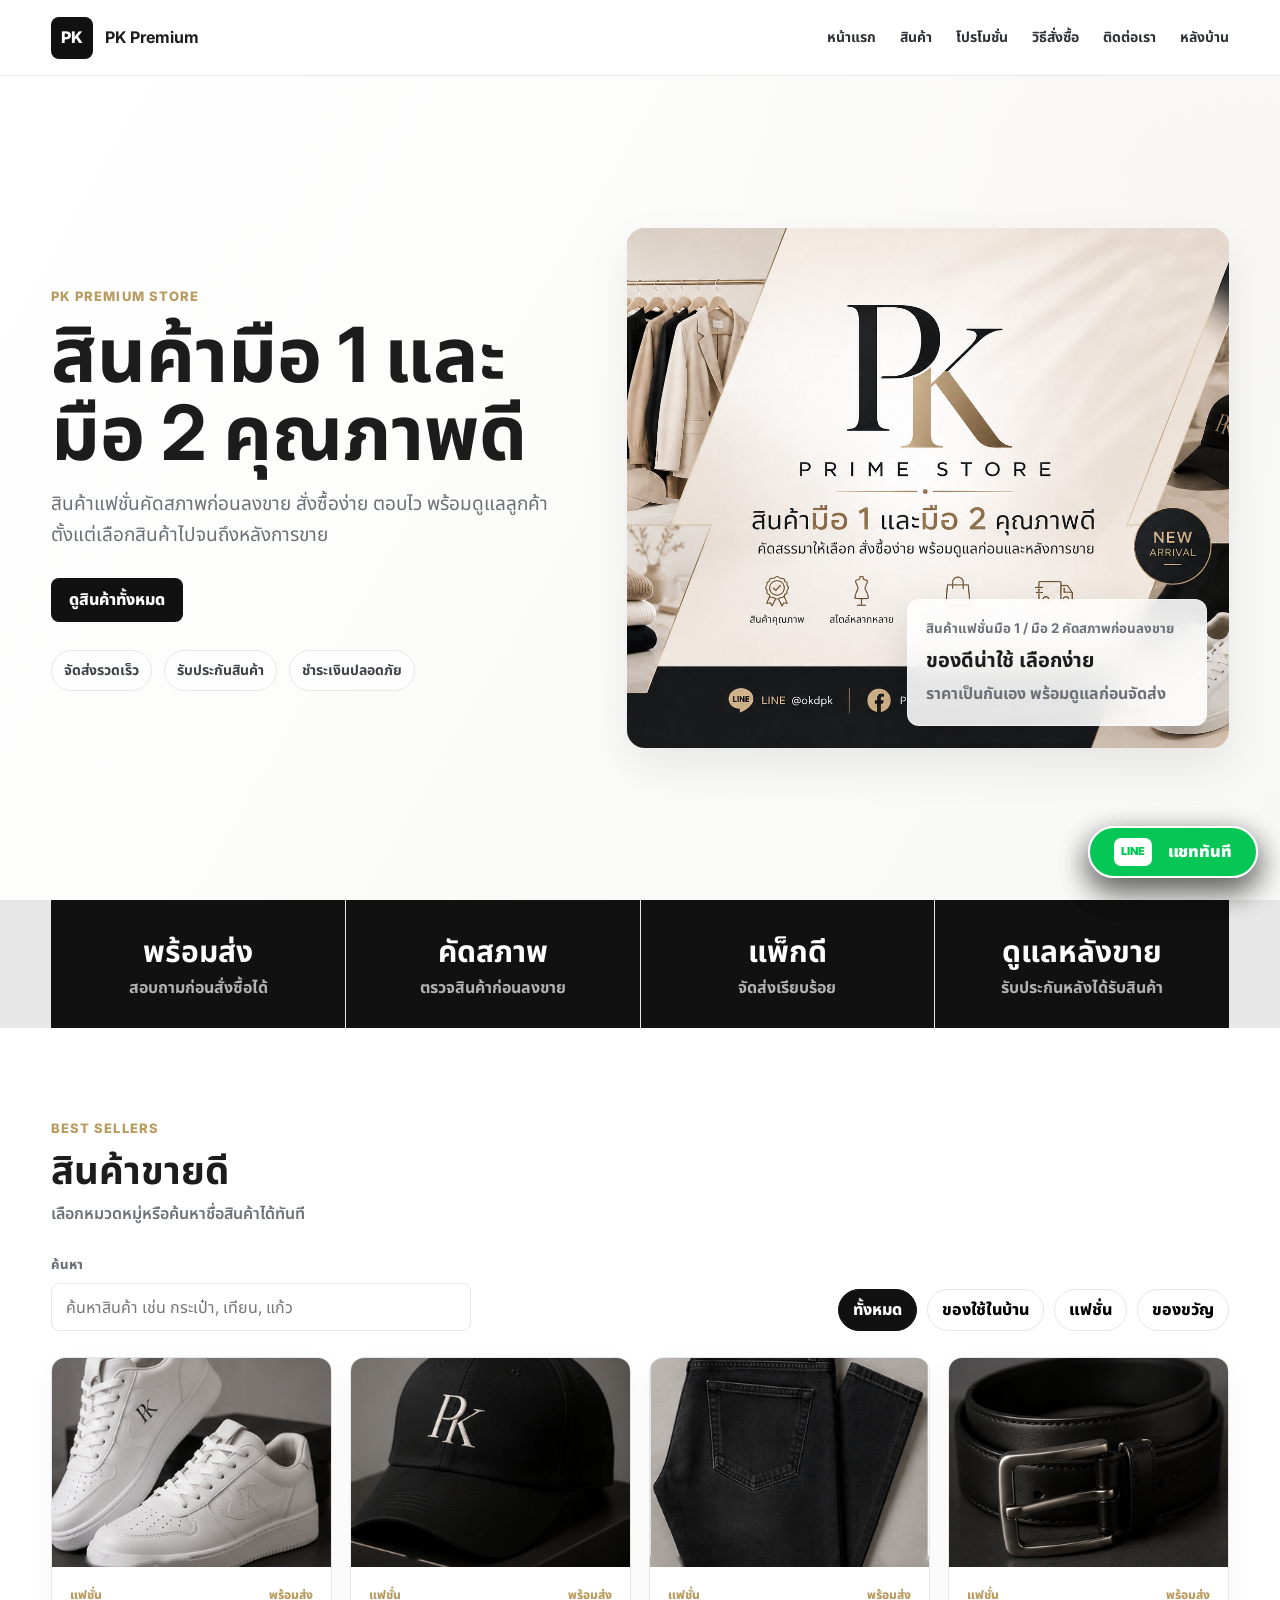
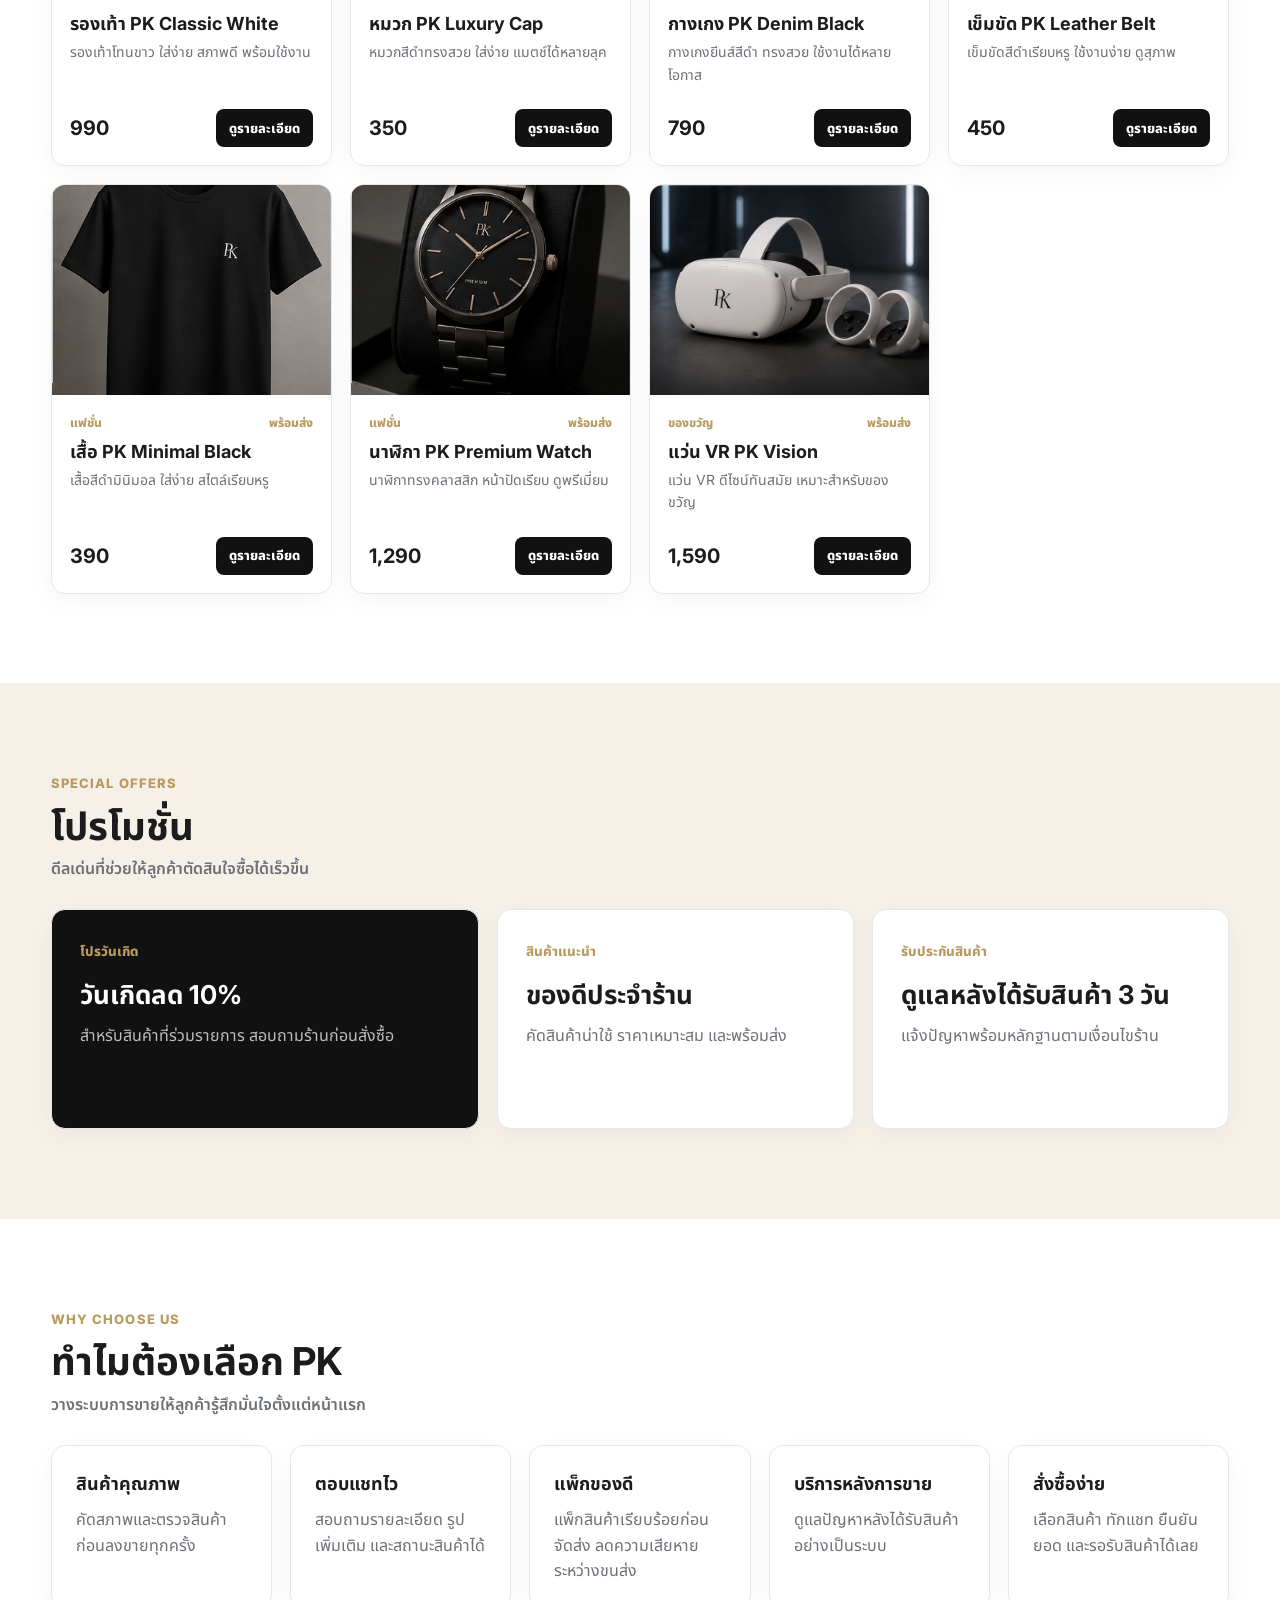
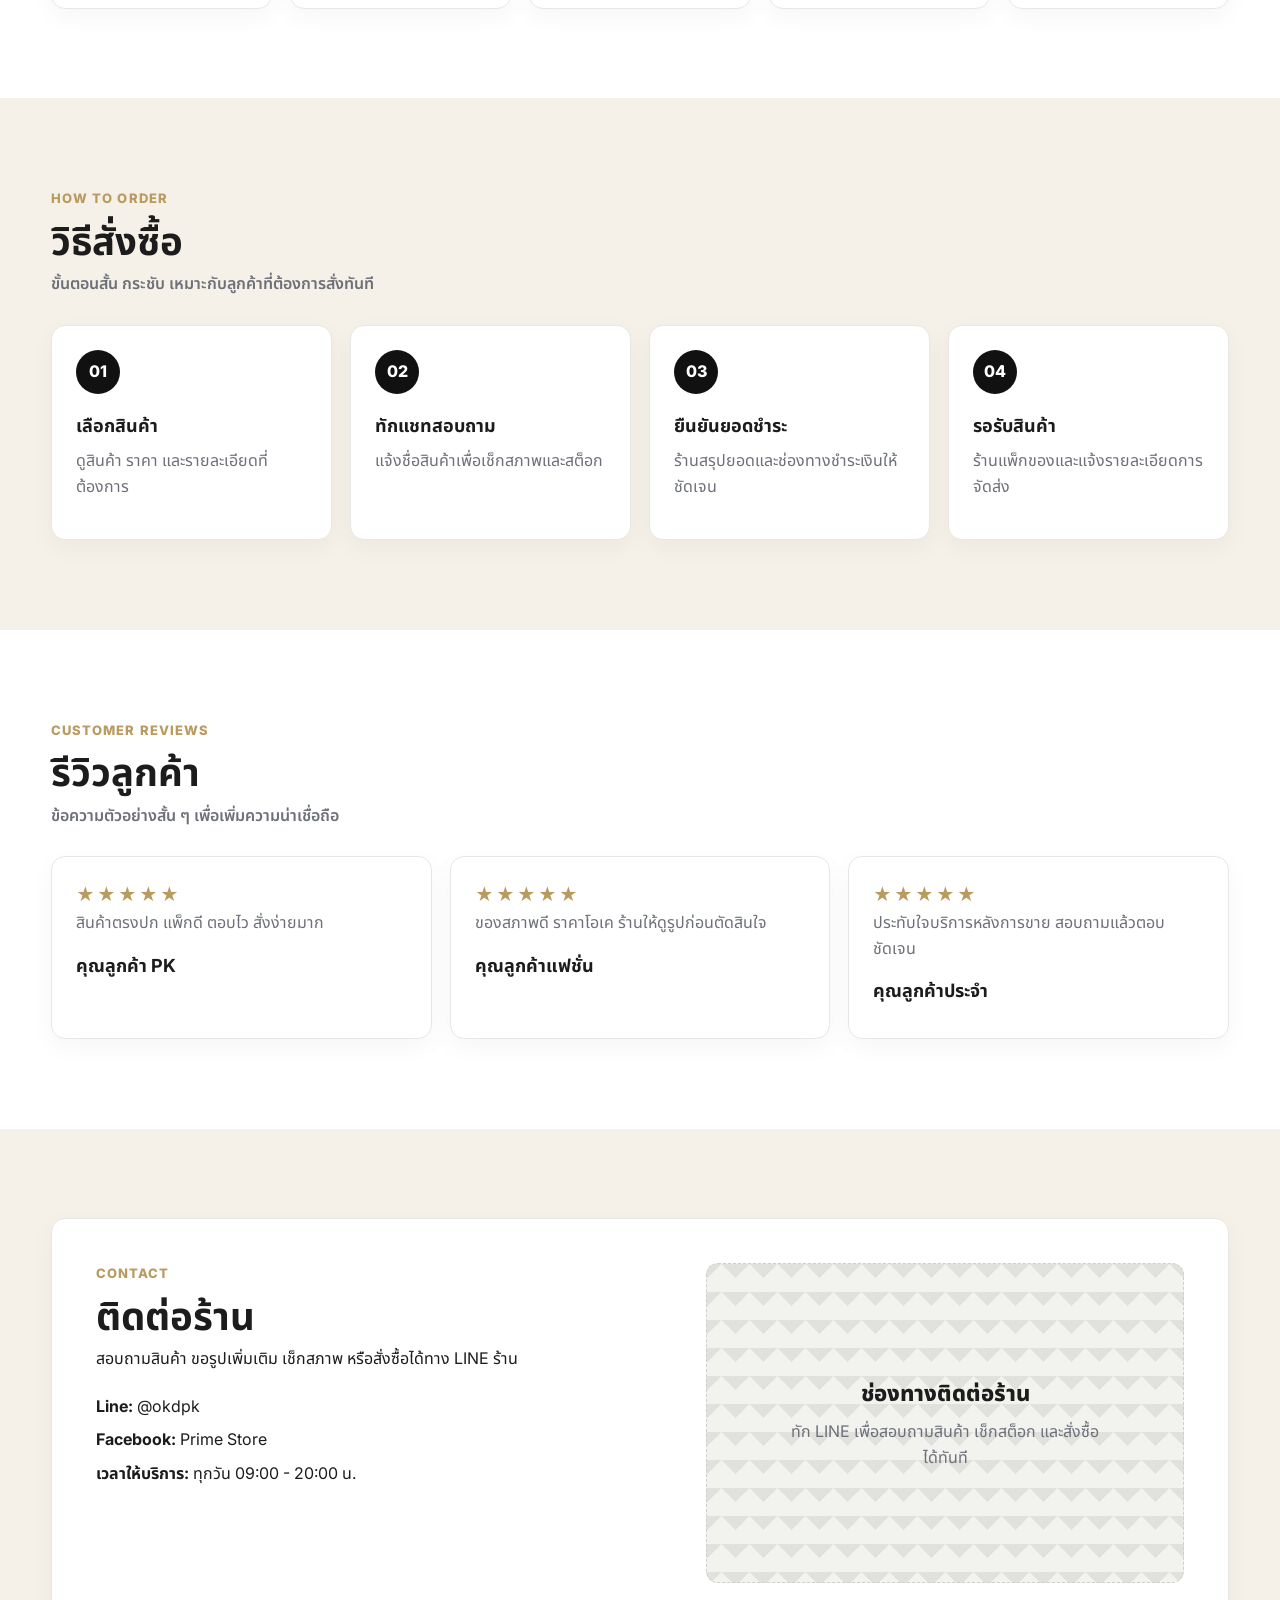
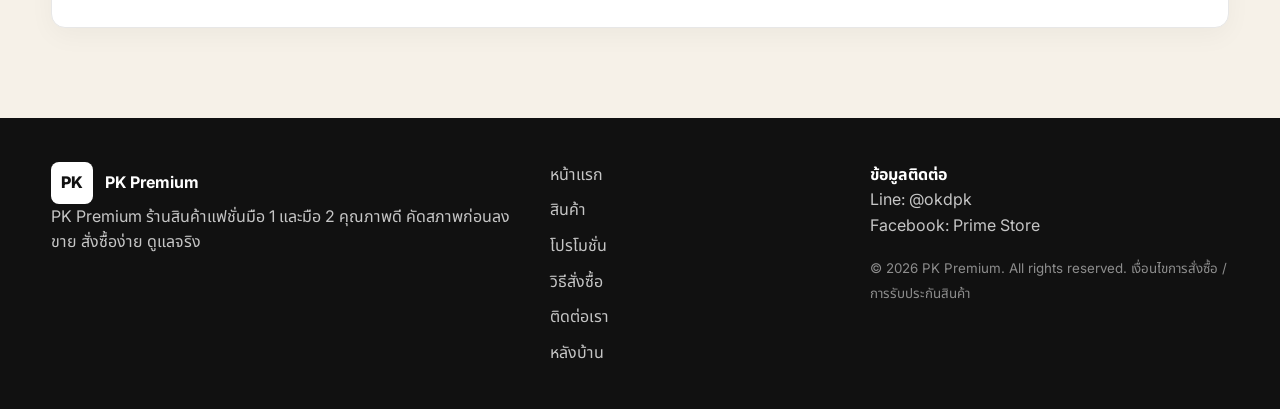
<file: index.html>
<!doctype html>
<html lang="th">
  <head>
    <meta charset="UTF-8" />
    <meta name="viewport" content="width=device-width, initial-scale=1.0" />
    <title>Prime Store | ร้านค้าออนไลน์มืออาชีพ</title>
    <meta
      name="description"
      content="Prime Store ร้านค้าออนไลน์ดีไซน์สะอาด เลือกซื้อสินค้าง่าย มีโปรโมชัน รีวิวลูกค้า และช่องทางติดต่อครบถ้วน"
    />
    <meta name="keywords" content="ร้านค้าออนไลน์, ขายสินค้าออนไลน์, โปรโมชั่น, สั่งซื้อสินค้า, Prime Store" />
    <meta property="og:title" content="Prime Store | สินค้าคุณภาพ พร้อมบริการที่เชื่อถือได้" />
    <meta property="og:description" content="เลือกซื้อสินค้าง่าย สะดวก รวดเร็ว พร้อมทีมงานดูแล" />
    <meta property="og:type" content="website" />
    <link rel="preconnect" href="https://fonts.googleapis.com" />
    <link rel="preconnect" href="https://fonts.gstatic.com" crossorigin />
    <link
      href="https://fonts.googleapis.com/css2?family=Inter:wght@400;500;600;700;800&family=Noto+Sans+Thai:wght@400;500;600;700;800&display=swap"
      rel="stylesheet"
    />
    <link rel="stylesheet" href="styles.css" />
  </head>
  <body>
    <header class="site-header">
      <a class="brand" href="#home" aria-label="Prime Store">
        <span>PS</span>
        <b>Prime Store</b>
      </a>

      <button class="menu-toggle" type="button" aria-label="เปิดเมนู" aria-expanded="false">
        <span></span>
        <span></span>
        <span></span>
      </button>

      <nav class="main-nav" aria-label="เมนูหลัก">
        <a href="#home">หน้าแรก</a>
        <a href="#products">สินค้า</a>
        <a href="#promotions">โปรโมชั่น</a>
        <a href="#how-to-order">วิธีสั่งซื้อ</a>
        <a href="#contact">ติดต่อเรา</a>
        <a href="admin.html">หลังบ้าน</a>
      </nav>

      <a class="header-cta" href="https://line.me/R/ti/p/@yourshop" target="_blank" rel="noopener">แชทกับเรา</a>
    </header>

    <main>
      <section class="hero" id="home">
        <div class="hero-copy">
          <p class="eyebrow">ร้านค้าออนไลน์พร้อมใช้งาน</p>
          <h1>สินค้าคุณภาพ พร้อมบริการที่เชื่อถือได้</h1>
          <p>
            เลือกซื้อสินค้าง่าย สะดวก รวดเร็ว พร้อมทีมงานดูแลตั้งแต่ก่อนสั่งซื้อจนถึงหลังการขาย
          </p>
          <div class="hero-actions">
            <a class="btn primary" href="#products">ดูสินค้าทั้งหมด</a>
            <a class="btn ghost" href="https://line.me/R/ti/p/@yourshop" target="_blank" rel="noopener">ติดต่อสั่งซื้อ</a>
          </div>
          <div class="trust-row" aria-label="จุดเด่นร้านค้า">
            <span>จัดส่งรวดเร็ว</span>
            <span>รับประกันสินค้า</span>
            <span>ชำระเงินปลอดภัย</span>
          </div>
        </div>

        <div class="hero-media" aria-label="ภาพสินค้าแนะนำ">
          <img
            src="https://images.unsplash.com/photo-1516321318423-f06f85e504b3?auto=format&fit=crop&w=980&q=80"
            alt="สินค้าไลฟ์สไตล์บนโต๊ะทำงาน"
          />
          <div class="hero-card">
            <small>สินค้าขายดีประจำสัปดาห์</small>
            <b>Premium Essentials Set</b>
            <span>เริ่มต้น ฿890</span>
          </div>
        </div>
      </section>

      <section class="section intro-strip" aria-label="ข้อมูลร้านโดยย่อ">
        <article>
          <b>1,200+</b>
          <span>ออเดอร์สำเร็จ</span>
        </article>
        <article>
          <b>4.9/5</b>
          <span>คะแนนรีวิวลูกค้า</span>
        </article>
        <article>
          <b>24 ชม.</b>
          <span>เตรียมจัดส่งเร็ว</span>
        </article>
        <article>
          <b>100%</b>
          <span>ตรวจสินค้าก่อนส่ง</span>
        </article>
      </section>

      <section class="section" id="products">
        <div class="section-head">
          <div>
            <p class="eyebrow">Best Sellers</p>
            <h2>สินค้าขายดี</h2>
            <span>เลือกหมวดหมู่หรือค้นหาชื่อสินค้าได้ทันที</span>
          </div>
          <a class="text-link" href="https://line.me/R/ti/p/@yourshop" target="_blank" rel="noopener">สอบถามสินค้า</a>
        </div>

        <div class="product-tools">
          <label class="search-box">
            <span>ค้นหา</span>
            <input id="productSearch" type="search" placeholder="ค้นหาสินค้า เช่น กระเป๋า, เทียน, แก้ว" />
          </label>
          <div class="category-tabs" aria-label="หมวดหมู่สินค้า">
            <button class="active" type="button" data-category="all">ทั้งหมด</button>
            <button type="button" data-category="home">ของใช้ในบ้าน</button>
            <button type="button" data-category="style">แฟชั่น</button>
            <button type="button" data-category="gift">ของขวัญ</button>
          </div>
        </div>

        <div class="product-grid" id="productGrid"></div>
      </section>

      <section class="section promo-section" id="promotions">
        <div class="section-head">
          <div>
            <p class="eyebrow">Special Offers</p>
            <h2>โปรโมชั่นพิเศษ</h2>
            <span>ดีลเด่นที่ช่วยให้ลูกค้าตัดสินใจซื้อได้เร็วขึ้น</span>
          </div>
        </div>

        <div class="promo-grid">
          <article class="promo-card dark">
            <small>โปรประจำเดือน</small>
            <h3>ซื้อครบ ฿1,500 ส่งฟรีทั่วประเทศ</h3>
            <p>เหมาะสำหรับลูกค้าที่ต้องการสั่งหลายรายการในครั้งเดียว</p>
          </article>
          <article class="promo-card">
            <small>สินค้าแนะนำ</small>
            <h3>ลด 10% สำหรับสินค้าหมวดของขวัญ</h3>
            <p>ใช้ได้กับสินค้าที่ร่วมรายการถึงสิ้นเดือนนี้</p>
          </article>
          <article class="promo-card">
            <small>ลูกค้าใหม่</small>
            <h3>รับคูปองส่วนลด ฿100 เมื่อสั่งครั้งแรก</h3>
            <p>ทักแชทเพื่อรับโค้ดก่อนชำระเงิน</p>
          </article>
        </div>
      </section>

      <section class="section" id="why-us">
        <div class="section-head">
          <div>
            <p class="eyebrow">Why Choose Us</p>
            <h2>ทำไมต้องเลือกเรา</h2>
            <span>วางระบบการขายให้ลูกค้ารู้สึกมั่นใจตั้งแต่หน้าแรก</span>
          </div>
        </div>

        <div class="feature-grid">
          <article><b>สินค้าคุณภาพ</b><span>คัดสินค้าและตรวจสภาพก่อนจัดส่งทุกครั้ง</span></article>
          <article><b>ตอบแชทไว</b><span>ทีมงานพร้อมช่วยแนะนำสินค้าและเช็คสต็อก</span></article>
          <article><b>แพ็กของดี</b><span>บรรจุภัณฑ์เรียบร้อย ลดความเสียหายระหว่างขนส่ง</span></article>
          <article><b>บริการหลังการขาย</b><span>ดูแลปัญหาหลังรับสินค้าอย่างเป็นระบบ</span></article>
          <article><b>สั่งซื้อง่าย</b><span>เลือกสินค้า กดแชท และชำระเงินได้ในไม่กี่ขั้นตอน</span></article>
        </div>
      </section>

      <section class="section order-section" id="how-to-order">
        <div class="section-head">
          <div>
            <p class="eyebrow">How to Order</p>
            <h2>วิธีสั่งซื้อ</h2>
            <span>ขั้นตอนสั้น กระชับ เหมาะกับลูกค้าที่ต้องการสั่งทันที</span>
          </div>
        </div>

        <div class="step-grid">
          <article><span>01</span><b>เลือกสินค้า</b><p>ดูรายละเอียด ราคา และรูปสินค้าที่ต้องการ</p></article>
          <article><span>02</span><b>แชทสอบถามหรือกดสั่งซื้อ</b><p>ส่งชื่อสินค้าให้ทีมงานเช็คสต็อกและยอดรวม</p></article>
          <article><span>03</span><b>ชำระเงิน</b><p>โอนเงินหรือชำระตามช่องทางที่ร้านกำหนด</p></article>
          <article><span>04</span><b>รอรับสินค้า</b><p>ร้านจัดส่งพร้อมแจ้งเลขพัสดุให้ติดตามได้</p></article>
        </div>
      </section>

      <section class="section review-section" id="reviews">
        <div class="section-head">
          <div>
            <p class="eyebrow">Customer Reviews</p>
            <h2>รีวิวจากลูกค้า</h2>
            <span>ข้อความตัวอย่างสั้น ๆ เพื่อเพิ่มความน่าเชื่อถือ</span>
          </div>
        </div>

        <div class="review-grid">
          <article>
            <div class="stars">★★★★★</div>
            <p>สินค้าตรงปก แพ็กดีมาก ส่งไว ตอบแชทสุภาพและให้คำแนะนำละเอียด</p>
            <b>คุณมินตรา</b>
          </article>
          <article>
            <div class="stars">★★★★★</div>
            <p>สั่งครั้งแรกประทับใจมาก ขั้นตอนง่าย ได้รับเลขพัสดุเร็ว</p>
            <b>คุณธันวา</b>
          </article>
          <article>
            <div class="stars">★★★★★</div>
            <p>ของขวัญดูพรีเมียมกว่าที่คิด ร้านช่วยแนะนำสินค้าได้เหมาะมาก</p>
            <b>คุณแพรว</b>
          </article>
        </div>
      </section>

      <section class="section contact-section" id="contact">
        <div class="contact-card">
          <div>
            <p class="eyebrow">Contact</p>
            <h2>ติดต่อเรา</h2>
            <p>แก้ไขช่องทางติดต่อเหล่านี้เป็นข้อมูลร้านจริงได้ทันที</p>
            <ul class="contact-list">
              <li><b>Line:</b> @yourshop</li>
              <li><b>Facebook:</b> Prime Store Official</li>
              <li><b>โทร:</b> 08x-xxx-xxxx</li>
              <li><b>เวลาให้บริการ:</b> ทุกวัน 09:00 - 20:00 น.</li>
            </ul>
            <a class="btn primary" href="https://line.me/R/ti/p/@yourshop" target="_blank" rel="noopener">แชททันที</a>
          </div>
          <div class="map-box">
            <span>แผนที่ร้าน</span>
            <p>สามารถฝัง Google Maps จริงได้ที่ส่วนนี้ หากร้านมีหน้าร้าน</p>
          </div>
        </div>
      </section>
    </main>

    <footer class="site-footer">
      <div>
        <a class="brand footer-brand" href="#home"><span>PS</span><b>Prime Store</b></a>
        <p>ร้านค้าออนไลน์โครงสร้างเรียบง่าย ดูสะอาด ใช้งานง่าย และแก้ไขต่อได้สะดวก</p>
      </div>
      <nav aria-label="เมนูท้ายเว็บ">
        <a href="#home">หน้าแรก</a>
        <a href="#products">สินค้า</a>
        <a href="#promotions">โปรโมชั่น</a>
        <a href="#how-to-order">วิธีสั่งซื้อ</a>
        <a href="#contact">ติดต่อเรา</a>
        <a href="admin.html">หลังบ้าน</a>
      </nav>
      <div>
        <b>ข้อมูลติดต่อ</b>
        <p>Line: @yourshop<br />โทร: 08x-xxx-xxxx</p>
        <small>© 2026 Prime Store. All rights reserved. นโยบายร้าน / เงื่อนไขการสั่งซื้อ</small>
      </div>
    </footer>

    <dialog class="product-modal" id="productModal">
      <button class="modal-close" type="button" aria-label="ปิดรายละเอียดสินค้า">×</button>
      <div class="modal-body" id="modalBody"></div>
    </dialog>

    <button class="back-to-top" type="button" aria-label="กลับขึ้นด้านบน">↑</button>

    <script src="store.js"></script>
    <script src="app.js"></script>
  </body>
</html>
</file>
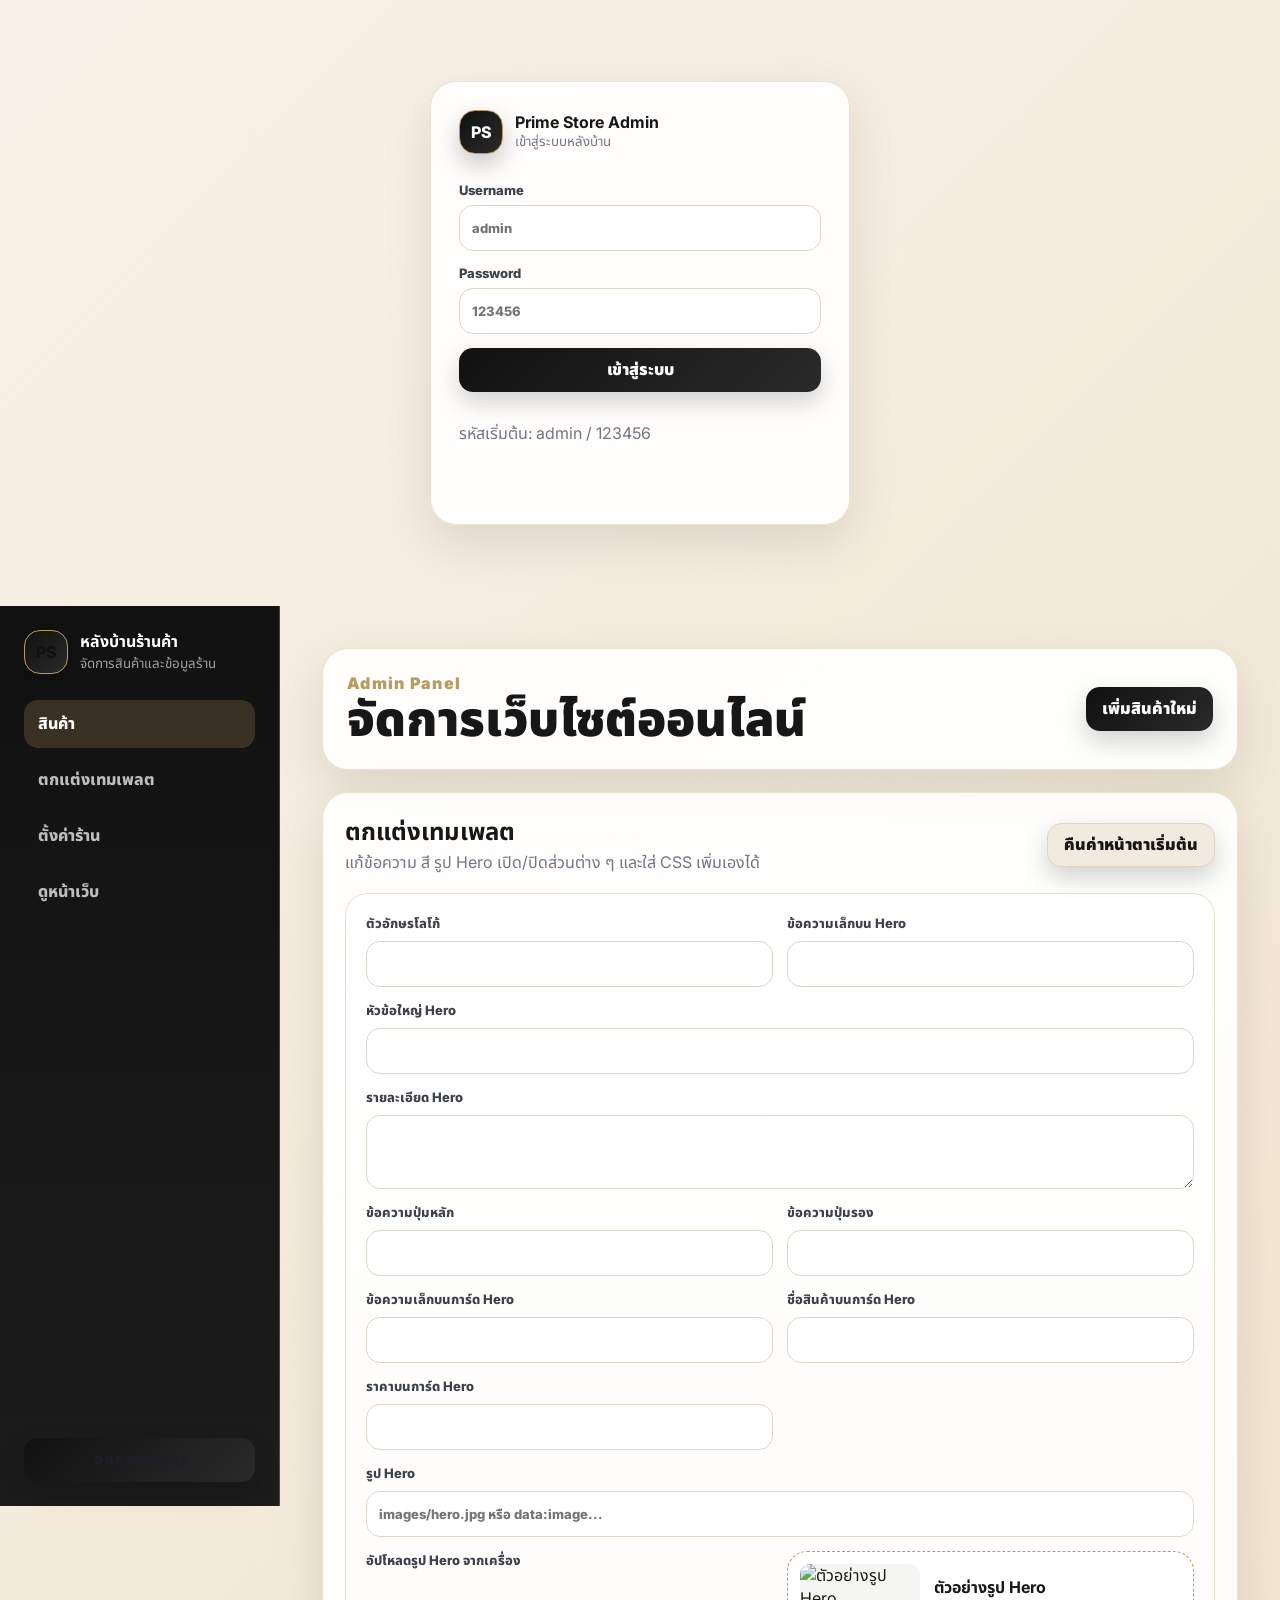
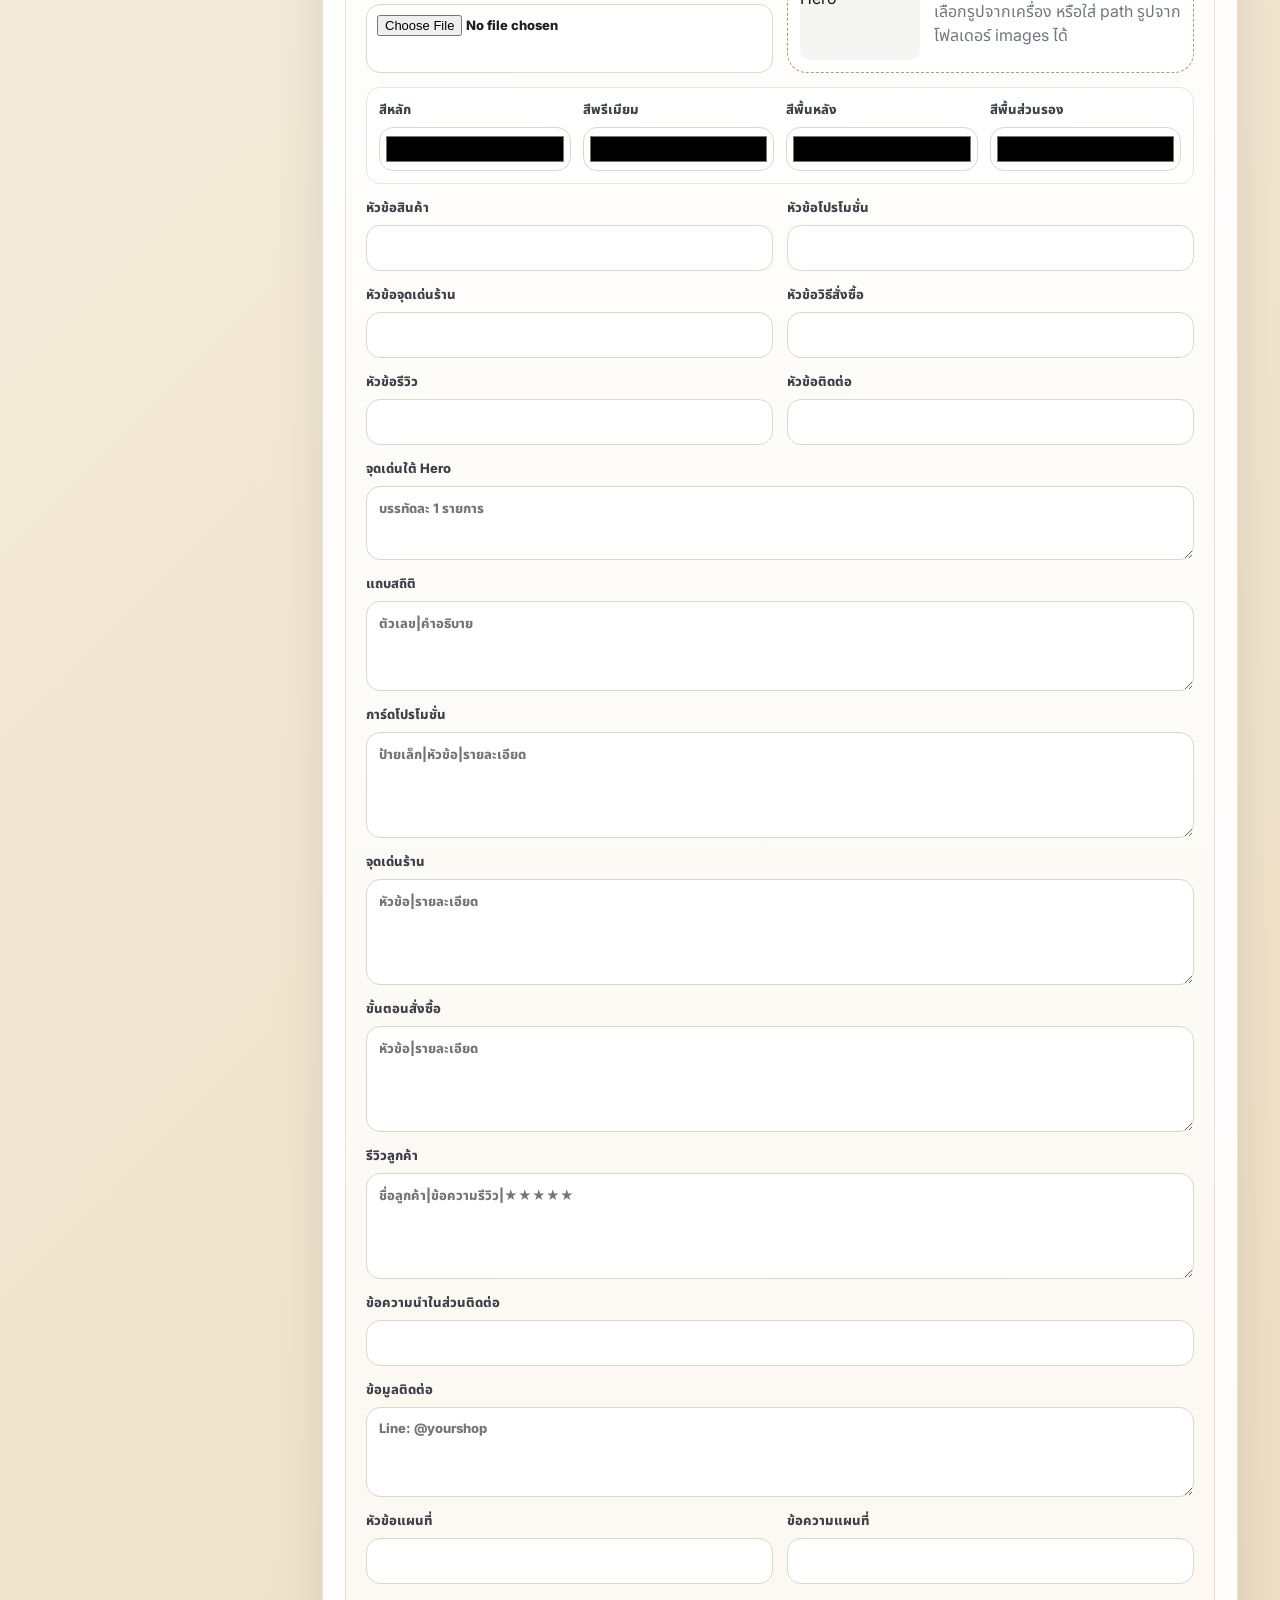
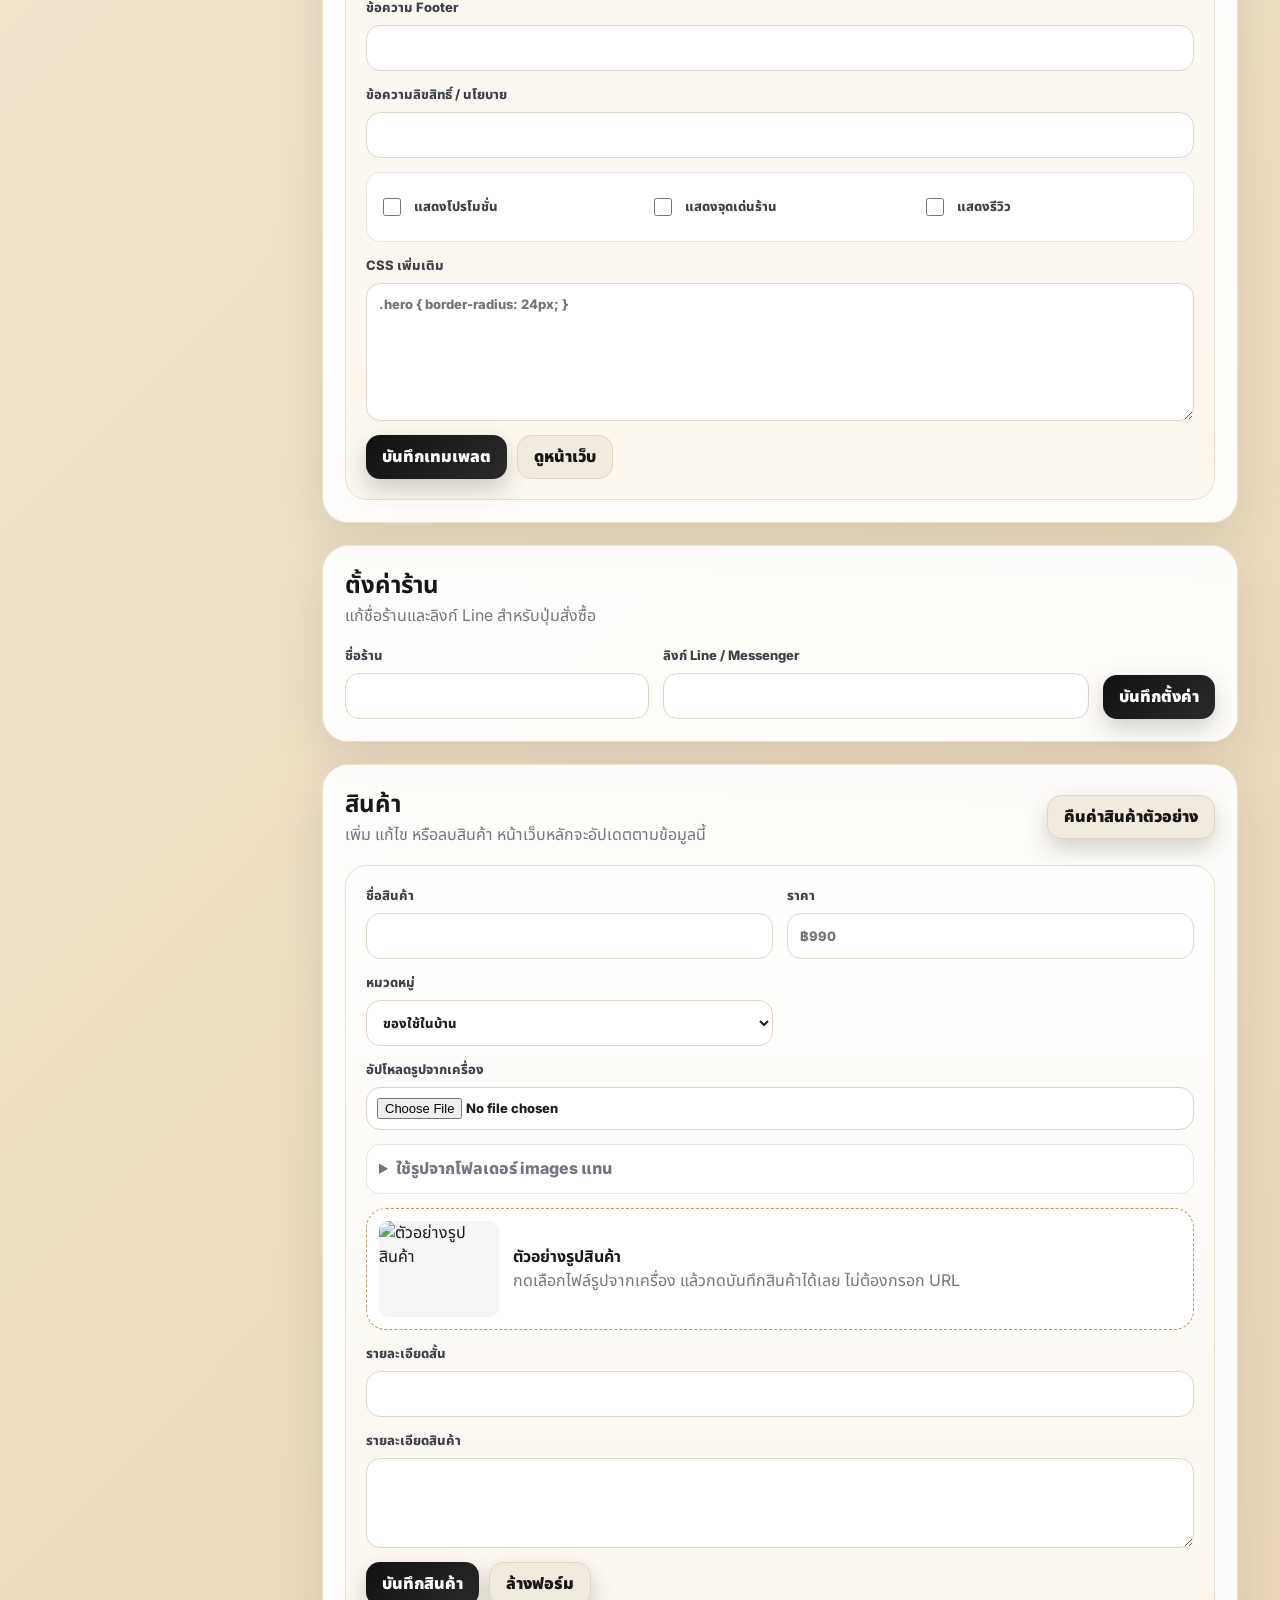
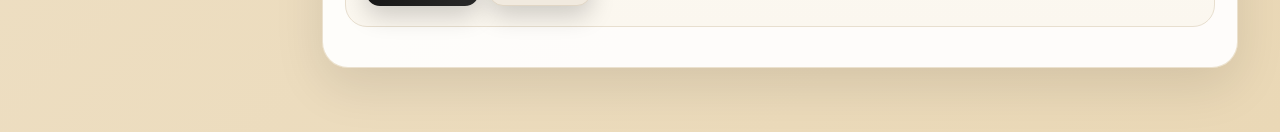
<file: admin.html>
<!doctype html>
<html lang="th">
  <head>
    <meta charset="UTF-8" />
    <meta name="viewport" content="width=device-width, initial-scale=1.0" />
    <title>หลังบ้าน | Prime Store</title>
    <link rel="preconnect" href="https://fonts.googleapis.com" />
    <link rel="preconnect" href="https://fonts.gstatic.com" crossorigin />
    <link
      href="https://fonts.googleapis.com/css2?family=Inter:wght@400;500;600;700;800&family=Noto+Sans+Thai:wght@400;500;600;700;800&display=swap"
      rel="stylesheet"
    />
    <link rel="stylesheet" href="admin.css" />
  </head>
  <body>
    <main class="admin-shell">
      <section class="login-card" id="loginView">
        <div class="admin-brand">
          <span>PS</span>
          <div>
            <b>Prime Store Admin</b>
            <small>เข้าสู่ระบบหลังบ้าน</small>
          </div>
        </div>

        <form id="loginForm" class="admin-form">
          <label>
            Username
            <input type="text" name="username" autocomplete="username" placeholder="admin" required />
          </label>
          <label>
            Password
            <input type="password" name="password" autocomplete="current-password" placeholder="123456" required />
          </label>
          <button type="submit">เข้าสู่ระบบ</button>
          <p class="form-note">รหัสเริ่มต้น: admin / 123456</p>
          <p class="error-message" id="loginError"></p>
        </form>
      </section>

      <section class="dashboard" id="dashboardView" hidden>
        <aside class="admin-sidebar">
          <div class="admin-brand">
            <span>PS</span>
            <div>
              <b>หลังบ้านร้านค้า</b>
              <small>จัดการสินค้าและข้อมูลร้าน</small>
            </div>
          </div>
          <nav>
            <a class="active" href="#productsPanel">สินค้า</a>
            <a href="#templatePanel">ตกแต่งเทมเพลต</a>
            <a href="#settingsPanel">ตั้งค่าร้าน</a>
            <a href="index.html">ดูหน้าเว็บ</a>
          </nav>
          <button class="logout-btn" id="logoutButton" type="button">ออกจากระบบ</button>
        </aside>

        <section class="admin-content">
          <header class="admin-topbar">
            <div>
              <p>Admin Panel</p>
              <h1>จัดการเว็บไซต์ออนไลน์</h1>
            </div>
            <button id="newProductButton" type="button">เพิ่มสินค้าใหม่</button>
          </header>

          <section class="panel" id="templatePanel">
            <div class="panel-head">
              <div>
                <h2>ตกแต่งเทมเพลต</h2>
                <p>แก้ข้อความ สี รูป Hero เปิด/ปิดส่วนต่าง ๆ และใส่ CSS เพิ่มเองได้</p>
              </div>
              <button class="light-btn" id="resetTemplateButton" type="button">คืนค่าหน้าตาเริ่มต้น</button>
            </div>
            <form class="template-form" id="templateForm">
              <label>
                ตัวอักษรโลโก้
                <input type="text" name="logoText" maxlength="4" />
              </label>
              <label>
                ข้อความเล็กบน Hero
                <input type="text" name="heroEyebrow" />
              </label>
              <label class="wide">
                หัวข้อใหญ่ Hero
                <input type="text" name="heroTitle" />
              </label>
              <label class="wide">
                รายละเอียด Hero
                <textarea name="heroText" rows="3"></textarea>
              </label>
              <label>
                ข้อความปุ่มหลัก
                <input type="text" name="primaryButtonText" />
              </label>
              <label>
                ข้อความปุ่มรอง
                <input type="text" name="secondaryButtonText" />
              </label>
              <label>
                ข้อความเล็กบนการ์ด Hero
                <input type="text" name="heroCardSmall" />
              </label>
              <label>
                ชื่อสินค้าบนการ์ด Hero
                <input type="text" name="heroCardTitle" />
              </label>
              <label>
                ราคาบนการ์ด Hero
                <input type="text" name="heroCardPrice" />
              </label>
              <label class="wide">
                รูป Hero
                <input type="text" name="heroImage" placeholder="images/hero.jpg หรือ data:image..." />
              </label>
              <label>
                อัปโหลดรูป Hero จากเครื่อง
                <input type="file" name="heroImageFile" accept="image/*" />
              </label>
              <div class="image-preview">
                <img id="heroImagePreview" alt="ตัวอย่างรูป Hero" />
                <div>
                  <b>ตัวอย่างรูป Hero</b>
                  <p>เลือกรูปจากเครื่อง หรือใส่ path รูปจากโฟลเดอร์ images ได้</p>
                </div>
              </div>

              <div class="color-grid wide">
                <label>
                  สีหลัก
                  <input type="color" name="primaryColor" />
                </label>
                <label>
                  สีพรีเมียม
                  <input type="color" name="accentColor" />
                </label>
                <label>
                  สีพื้นหลัง
                  <input type="color" name="backgroundColor" />
                </label>
                <label>
                  สีพื้นส่วนรอง
                  <input type="color" name="softColor" />
                </label>
              </div>

              <label>
                หัวข้อสินค้า
                <input type="text" name="productTitle" />
              </label>
              <label>
                หัวข้อโปรโมชั่น
                <input type="text" name="promoTitle" />
              </label>
              <label>
                หัวข้อจุดเด่นร้าน
                <input type="text" name="whyTitle" />
              </label>
              <label>
                หัวข้อวิธีสั่งซื้อ
                <input type="text" name="orderTitle" />
              </label>
              <label>
                หัวข้อรีวิว
                <input type="text" name="reviewTitle" />
              </label>
              <label>
                หัวข้อติดต่อ
                <input type="text" name="contactTitle" />
              </label>

              <label class="wide">
                จุดเด่นใต้ Hero
                <textarea name="trustItems" rows="3" placeholder="บรรทัดละ 1 รายการ"></textarea>
              </label>
              <label class="wide">
                แถบสถิติ
                <textarea name="stats" rows="4" placeholder="ตัวเลข|คำอธิบาย"></textarea>
              </label>
              <label class="wide">
                การ์ดโปรโมชั่น
                <textarea name="promoCards" rows="5" placeholder="ป้ายเล็ก|หัวข้อ|รายละเอียด"></textarea>
              </label>
              <label class="wide">
                จุดเด่นร้าน
                <textarea name="features" rows="5" placeholder="หัวข้อ|รายละเอียด"></textarea>
              </label>
              <label class="wide">
                ขั้นตอนสั่งซื้อ
                <textarea name="steps" rows="5" placeholder="หัวข้อ|รายละเอียด"></textarea>
              </label>
              <label class="wide">
                รีวิวลูกค้า
                <textarea name="reviews" rows="5" placeholder="ชื่อลูกค้า|ข้อความรีวิว|★★★★★"></textarea>
              </label>
              <label class="wide">
                ข้อความนำในส่วนติดต่อ
                <input type="text" name="contactLead" />
              </label>
              <label class="wide">
                ข้อมูลติดต่อ
                <textarea name="contactInfo" rows="4" placeholder="Line: @yourshop"></textarea>
              </label>
              <label>
                หัวข้อแผนที่
                <input type="text" name="mapTitle" />
              </label>
              <label>
                ข้อความแผนที่
                <input type="text" name="mapText" />
              </label>
              <label class="wide">
                ข้อความ Footer
                <input type="text" name="footerText" />
              </label>
              <label class="wide">
                ข้อความลิขสิทธิ์ / นโยบาย
                <input type="text" name="copyrightText" />
              </label>

              <div class="toggle-grid wide">
                <label><input type="checkbox" name="showPromotions" /> แสดงโปรโมชั่น</label>
                <label><input type="checkbox" name="showWhyUs" /> แสดงจุดเด่นร้าน</label>
                <label><input type="checkbox" name="showReviews" /> แสดงรีวิว</label>
              </div>

              <label class="wide">
                CSS เพิ่มเติม
                <textarea name="customCss" rows="7" placeholder=".hero { border-radius: 24px; }"></textarea>
              </label>
              <div class="form-actions wide">
                <button type="submit">บันทึกเทมเพลต</button>
                <a class="preview-btn" href="index.html" target="_blank" rel="noopener">ดูหน้าเว็บ</a>
              </div>
            </form>
          </section>

          <section class="panel" id="settingsPanel">
            <div class="panel-head">
              <div>
                <h2>ตั้งค่าร้าน</h2>
                <p>แก้ชื่อร้านและลิงก์ Line สำหรับปุ่มสั่งซื้อ</p>
              </div>
            </div>
            <form class="settings-grid" id="settingsForm">
              <label>
                ชื่อร้าน
                <input type="text" name="storeName" required />
              </label>
              <label>
                ลิงก์ Line / Messenger
                <input type="url" name="lineUrl" required />
              </label>
              <button type="submit">บันทึกตั้งค่า</button>
            </form>
          </section>

          <section class="panel product-editor" id="productsPanel">
            <div class="panel-head">
              <div>
                <h2>สินค้า</h2>
                <p>เพิ่ม แก้ไข หรือลบสินค้า หน้าเว็บหลักจะอัปเดตตามข้อมูลนี้</p>
              </div>
              <button class="light-btn" id="resetProductsButton" type="button">คืนค่าสินค้าตัวอย่าง</button>
            </div>

            <form id="productForm" class="product-form">
              <input type="hidden" name="id" />
              <label>
                ชื่อสินค้า
                <input type="text" name="name" required />
              </label>
              <label>
                ราคา
                <input type="text" name="price" placeholder="฿990" required />
              </label>
              <label>
                หมวดหมู่
                <select name="category" required>
                  <option value="home">ของใช้ในบ้าน</option>
                  <option value="style">แฟชั่น</option>
                  <option value="gift">ของขวัญ</option>
                </select>
              </label>
              <input type="hidden" name="image" />
              <label class="wide">
                อัปโหลดรูปจากเครื่อง
                <input type="file" name="imageFile" accept="image/*" />
              </label>
              <details class="wide image-path-box">
                <summary>ใช้รูปจากโฟลเดอร์ images แทน</summary>
                <label>
                  path รูปสินค้า
                  <input type="text" name="imagePath" placeholder="images/product-1.jpg" />
                </label>
              </details>
              <div class="image-preview wide">
                <img id="imagePreview" alt="ตัวอย่างรูปสินค้า" />
                <div>
                  <b>ตัวอย่างรูปสินค้า</b>
                  <p>กดเลือกไฟล์รูปจากเครื่อง แล้วกดบันทึกสินค้าได้เลย ไม่ต้องกรอก URL</p>
                </div>
              </div>
              <label class="wide">
                รายละเอียดสั้น
                <input type="text" name="short" required />
              </label>
              <label class="wide">
                รายละเอียดสินค้า
                <textarea name="detail" rows="4" required></textarea>
              </label>
              <div class="form-actions wide">
                <button type="submit">บันทึกสินค้า</button>
                <button class="light-btn" id="cancelEditButton" type="button">ล้างฟอร์ม</button>
              </div>
            </form>

            <div class="product-list" id="adminProductList"></div>
          </section>
        </section>
      </section>
    </main>

    <script src="store.js"></script>
    <script src="admin.js"></script>
  </body>
</html>
</file>
<file: styles.css>
:root {
  --black: #111111;
  --ink: #1c1c1c;
  --muted: #6d7078;
  --line: #e7e7e7;
  --soft: #f6f6f4;
  --white: #ffffff;
  --premium: #b99a5f;
  --premium-dark: #8b7040;
  --shadow: 0 18px 45px rgba(17, 17, 17, 0.08);
}

* {
  box-sizing: border-box;
}

html {
  scroll-behavior: smooth;
}

body {
  margin: 0;
  color: var(--ink);
  background: var(--white);
  font-family: "Inter", "Noto Sans Thai", system-ui, sans-serif;
  font-size: 16px;
  line-height: 1.6;
}

img {
  display: block;
  max-width: 100%;
}

a {
  color: inherit;
  text-decoration: none;
}

button,
input {
  font: inherit;
}

.site-header {
  position: sticky;
  top: 0;
  z-index: 20;
  display: flex;
  align-items: center;
  gap: 28px;
  min-height: 76px;
  padding: 0 clamp(18px, 4vw, 64px);
  background: rgba(255, 255, 255, 0.92);
  border-bottom: 1px solid var(--line);
  backdrop-filter: blur(18px);
}

.brand {
  display: inline-flex;
  align-items: center;
  gap: 12px;
  font-weight: 800;
  letter-spacing: 0;
}

.brand span {
  width: 42px;
  height: 42px;
  display: grid;
  place-items: center;
  color: var(--white);
  background: var(--black);
  border-radius: 8px;
  font-weight: 800;
}

.main-nav {
  display: flex;
  align-items: center;
  gap: 24px;
  margin-left: auto;
  color: #2f3137;
  font-size: 14px;
  font-weight: 700;
}

.main-nav a {
  padding: 8px 0;
}

.main-nav a:hover,
.text-link:hover {
  color: var(--premium-dark);
}

.header-cta,
.btn,
.product-card button,
.page-action,
.back-to-top {
  display: inline-flex;
  align-items: center;
  justify-content: center;
  min-height: 44px;
  padding: 0 18px;
  border: 0;
  border-radius: 8px;
  cursor: pointer;
  font-weight: 800;
}

.header-cta,
.btn.primary,
.product-card button,
.page-action {
  color: var(--white);
  background: var(--black);
}

.btn.ghost {
  color: var(--ink);
  background: var(--white);
  border: 1px solid var(--line);
}

.menu-toggle {
  display: none;
  width: 42px;
  height: 42px;
  padding: 0;
  margin-left: auto;
  border: 1px solid var(--line);
  border-radius: 8px;
  background: var(--white);
}

.menu-toggle span {
  display: block;
  width: 18px;
  height: 2px;
  margin: 4px auto;
  background: var(--black);
}

.hero {
  display: grid;
  grid-template-columns: minmax(0, 0.92fr) minmax(360px, 1.08fr);
  gap: clamp(28px, 5vw, 70px);
  align-items: center;
  min-height: calc(100vh - 76px);
  padding: clamp(46px, 7vw, 92px) clamp(18px, 4vw, 64px);
  background:
    linear-gradient(120deg, rgba(255, 255, 255, 0.96), rgba(246, 246, 244, 0.86)),
    radial-gradient(circle at 90% 10%, rgba(185, 154, 95, 0.22), transparent 32%);
}

.eyebrow {
  margin: 0 0 10px;
  color: var(--premium-dark);
  font-size: 13px;
  font-weight: 800;
  letter-spacing: 0.08em;
  text-transform: uppercase;
}

h1,
h2,
h3,
p {
  margin-top: 0;
}

h1 {
  max-width: 760px;
  margin-bottom: 18px;
  font-size: clamp(40px, 6vw, 76px);
  line-height: 1.02;
  letter-spacing: 0;
}

h2 {
  margin-bottom: 8px;
  font-size: clamp(28px, 3vw, 42px);
  line-height: 1.15;
  letter-spacing: 0;
}

h3 {
  line-height: 1.28;
  letter-spacing: 0;
}

.hero-copy > p:not(.eyebrow) {
  max-width: 620px;
  color: var(--muted);
  font-size: 19px;
}

.hero-actions,
.trust-row {
  display: flex;
  flex-wrap: wrap;
  gap: 12px;
}

.hero-actions {
  margin-top: 28px;
}

.trust-row {
  margin-top: 28px;
  color: #3f4249;
  font-size: 14px;
  font-weight: 700;
}

.trust-row span {
  padding: 8px 12px;
  border: 1px solid var(--line);
  border-radius: 999px;
  background: rgba(255, 255, 255, 0.76);
}

.hero-media {
  position: relative;
  min-height: 520px;
  overflow: hidden;
  border-radius: 18px;
  background: #ded9cf;
  box-shadow: var(--shadow);
}

.hero-media img {
  width: 100%;
  height: 100%;
  min-height: 520px;
  object-fit: cover;
}

.hero-card {
  position: absolute;
  right: 22px;
  bottom: 22px;
  width: min(300px, calc(100% - 44px));
  padding: 18px;
  border: 1px solid rgba(255, 255, 255, 0.42);
  border-radius: 12px;
  background: rgba(255, 255, 255, 0.88);
  box-shadow: 0 16px 38px rgba(17, 17, 17, 0.12);
  backdrop-filter: blur(18px);
}

.hero-card small,
.hero-card span {
  display: block;
  color: var(--muted);
  font-weight: 700;
}

.hero-card b {
  display: block;
  margin: 5px 0;
  font-size: 20px;
}

.section {
  padding: clamp(54px, 7vw, 96px) clamp(18px, 4vw, 64px);
}

.intro-strip {
  display: grid;
  grid-template-columns: repeat(4, 1fr);
  gap: 1px;
  padding-top: 0;
  padding-bottom: 0;
  background: var(--line);
}

.intro-strip article {
  min-height: 128px;
  display: grid;
  place-content: center;
  background: var(--black);
  color: var(--white);
  text-align: center;
}

.intro-strip b {
  font-size: 30px;
}

.intro-strip span {
  color: rgba(255, 255, 255, 0.68);
  font-weight: 700;
}

.section-head {
  display: flex;
  align-items: end;
  justify-content: space-between;
  gap: 24px;
  margin-bottom: 28px;
}

.section-head span {
  display: block;
  color: var(--muted);
  font-weight: 600;
}

.text-link {
  color: var(--ink);
  font-weight: 800;
  white-space: nowrap;
}

.product-tools {
  display: grid;
  grid-template-columns: minmax(260px, 420px) 1fr;
  gap: 18px;
  align-items: end;
  margin-bottom: 26px;
}

.search-box {
  display: grid;
  gap: 8px;
}

.search-box span {
  color: var(--muted);
  font-size: 13px;
  font-weight: 800;
}

.search-box input {
  width: 100%;
  height: 48px;
  padding: 0 14px;
  border: 1px solid var(--line);
  border-radius: 8px;
  outline: 0;
}

.search-box input:focus {
  border-color: var(--black);
}

.category-tabs {
  display: flex;
  flex-wrap: wrap;
  justify-content: flex-end;
  gap: 10px;
}

.category-tabs button {
  min-height: 42px;
  padding: 0 14px;
  border: 1px solid var(--line);
  border-radius: 999px;
  background: var(--white);
  cursor: pointer;
  font-weight: 800;
}

.category-tabs button.active {
  color: var(--white);
  background: var(--black);
  border-color: var(--black);
}

.product-grid {
  display: grid;
  grid-template-columns: repeat(4, minmax(0, 1fr));
  gap: 18px;
}

.product-card {
  overflow: hidden;
  border: 1px solid var(--line);
  border-radius: 14px;
  background: var(--white);
  box-shadow: 0 8px 26px rgba(17, 17, 17, 0.04);
}

.product-card figure {
  margin: 0;
  background: var(--soft);
}

.product-card img {
  width: 100%;
  aspect-ratio: 4 / 3;
  object-fit: cover;
}

.product-info {
  padding: 18px;
}

.product-meta {
  display: flex;
  align-items: center;
  justify-content: space-between;
  gap: 10px;
  margin-bottom: 8px;
}

.product-meta span {
  color: var(--premium-dark);
  font-size: 12px;
  font-weight: 800;
}

.product-card h3 {
  margin-bottom: 6px;
  font-size: 18px;
}

.product-card p {
  min-height: 52px;
  color: var(--muted);
  font-size: 14px;
}

.price-row {
  display: flex;
  align-items: center;
  justify-content: space-between;
  gap: 12px;
  margin-top: 16px;
}

.price-row b {
  font-size: 20px;
}

.product-card button {
  min-height: 38px;
  padding: 0 13px;
  font-size: 13px;
}

.promo-section,
.order-section,
.contact-section {
  background: var(--soft);
}

.promo-grid,
.feature-grid,
.step-grid,
.review-grid {
  display: grid;
  gap: 18px;
}

.promo-grid {
  grid-template-columns: 1.2fr 1fr 1fr;
}

.promo-card,
.feature-grid article,
.step-grid article,
.review-grid article,
.contact-card {
  border: 1px solid var(--line);
  border-radius: 14px;
  background: var(--white);
  box-shadow: 0 8px 26px rgba(17, 17, 17, 0.04);
}

.promo-card {
  min-height: 220px;
  padding: 28px;
}

.promo-card.dark {
  color: var(--white);
  background: var(--black);
}

.promo-card small {
  color: var(--premium);
  font-weight: 800;
}

.promo-card h3 {
  margin: 14px 0 12px;
  font-size: 26px;
}

.promo-card p {
  color: var(--muted);
}

.promo-card.dark p {
  color: rgba(255, 255, 255, 0.72);
}

.feature-grid {
  grid-template-columns: repeat(5, minmax(0, 1fr));
}

.feature-grid article,
.step-grid article,
.review-grid article {
  padding: 24px;
}

.feature-grid b,
.step-grid b,
.review-grid b {
  display: block;
  margin-bottom: 8px;
  font-size: 18px;
}

.feature-grid span,
.step-grid p,
.review-grid p {
  color: var(--muted);
}

.step-grid {
  grid-template-columns: repeat(4, minmax(0, 1fr));
}

.step-grid span {
  display: inline-flex;
  align-items: center;
  justify-content: center;
  width: 44px;
  height: 44px;
  margin-bottom: 18px;
  border-radius: 50%;
  color: var(--white);
  background: var(--black);
  font-weight: 800;
}

.review-grid {
  grid-template-columns: repeat(3, minmax(0, 1fr));
}

.stars {
  color: var(--premium);
  font-size: 18px;
  letter-spacing: 2px;
}

.contact-card {
  display: grid;
  grid-template-columns: 1fr minmax(280px, 0.82fr);
  gap: 28px;
  padding: clamp(24px, 4vw, 44px);
}

.contact-list {
  display: grid;
  gap: 8px;
  padding: 0;
  margin: 22px 0;
  list-style: none;
}

.map-box {
  min-height: 320px;
  display: grid;
  place-content: center;
  padding: 28px;
  border: 1px dashed #cfcfcf;
  border-radius: 12px;
  background:
    linear-gradient(135deg, rgba(17, 17, 17, 0.08) 25%, transparent 25%) 0 0 / 28px 28px,
    linear-gradient(225deg, rgba(17, 17, 17, 0.08) 25%, transparent 25%) 0 0 / 28px 28px,
    #f2f2ef;
  text-align: center;
}

.map-box span {
  font-size: 22px;
  font-weight: 800;
}

.map-box p {
  max-width: 320px;
  margin: 8px auto 0;
  color: var(--muted);
}

.site-footer {
  display: grid;
  grid-template-columns: 1.3fr 0.8fr 1fr;
  gap: 32px;
  padding: 44px clamp(18px, 4vw, 64px);
  color: rgba(255, 255, 255, 0.76);
  background: var(--black);
}

.footer-brand {
  color: var(--white);
}

.footer-brand span {
  color: var(--black);
  background: var(--white);
}

.site-footer nav {
  display: grid;
  gap: 10px;
}

.site-footer b {
  color: var(--white);
}

.site-footer small {
  color: rgba(255, 255, 255, 0.52);
}

.product-modal {
  width: min(920px, calc(100vw - 28px));
  padding: 0;
  border: 0;
  border-radius: 16px;
  box-shadow: 0 28px 80px rgba(17, 17, 17, 0.28);
}

.product-modal::backdrop {
  background: rgba(17, 17, 17, 0.58);
}

.modal-close {
  position: absolute;
  top: 12px;
  right: 12px;
  z-index: 2;
  width: 40px;
  height: 40px;
  border: 0;
  border-radius: 50%;
  background: var(--white);
  cursor: pointer;
  font-size: 24px;
}

.modal-body {
  display: grid;
  grid-template-columns: 0.9fr 1fr;
}

.modal-body img {
  width: 100%;
  height: 100%;
  min-height: 440px;
  object-fit: cover;
}

.modal-copy {
  padding: clamp(24px, 4vw, 44px);
}

.modal-copy h2 {
  margin-bottom: 12px;
}

.modal-copy p {
  color: var(--muted);
}

.modal-price {
  display: block;
  margin: 18px 0;
  font-size: 28px;
  font-weight: 800;
}

.back-to-top {
  position: fixed;
  right: 18px;
  bottom: 18px;
  z-index: 15;
  width: 46px;
  height: 46px;
  padding: 0;
  color: var(--white);
  background: var(--black);
  opacity: 0;
  pointer-events: none;
  transition: opacity 0.2s ease, transform 0.2s ease;
  transform: translateY(10px);
}

.back-to-top.visible {
  opacity: 1;
  pointer-events: auto;
  transform: translateY(0);
}

.empty-state {
  grid-column: 1 / -1;
  padding: 44px;
  border: 1px dashed var(--line);
  border-radius: 14px;
  color: var(--muted);
  text-align: center;
}

@media (max-width: 1160px) {
  .hero {
    grid-template-columns: 1fr;
    min-height: auto;
  }

  .hero-media,
  .hero-media img {
    min-height: 420px;
  }

  .product-grid,
  .feature-grid {
    grid-template-columns: repeat(2, minmax(0, 1fr));
  }

  .promo-grid,
  .step-grid {
    grid-template-columns: repeat(2, minmax(0, 1fr));
  }
}

@media (max-width: 820px) {
  .site-header {
    min-height: 68px;
  }

  .menu-toggle {
    display: block;
  }

  .main-nav {
    position: fixed;
    top: 68px;
    left: 0;
    right: 0;
    display: none;
    flex-direction: column;
    align-items: stretch;
    gap: 0;
    padding: 12px 18px 18px;
    border-bottom: 1px solid var(--line);
    background: var(--white);
  }

  .main-nav.open {
    display: flex;
  }

  .main-nav a {
    padding: 13px 0;
    border-bottom: 1px solid var(--line);
  }

  .header-cta {
    display: none;
  }

  h1 {
    font-size: 42px;
  }

  .intro-strip,
  .product-tools,
  .contact-card,
  .site-footer,
  .modal-body {
    grid-template-columns: 1fr;
  }

  .category-tabs {
    justify-content: flex-start;
  }

  .review-grid {
    grid-template-columns: 1fr;
  }

  .modal-body img {
    min-height: 280px;
  }
}

@media (max-width: 560px) {
  body {
    font-size: 15px;
  }

  .site-header {
    padding: 0 14px;
  }

  .brand b {
    font-size: 15px;
  }

  .hero {
    padding-top: 42px;
  }

  .hero-actions .btn {
    width: 100%;
  }

  .hero-media,
  .hero-media img {
    min-height: 360px;
  }

  .product-grid,
  .promo-grid,
  .feature-grid,
  .step-grid {
    grid-template-columns: 1fr;
  }

  .section-head {
    align-items: flex-start;
    flex-direction: column;
  }

  .price-row {
    align-items: stretch;
    flex-direction: column;
  }

  .product-card button {
    width: 100%;
  }
}
/* ซ่อนปุ่มแชทขวาบน */
.site-header > .header-cta,
header.site-header > a.header-cta,
a.header-cta {
  display: none !important;
  opacity: 0 !important;
  visibility: hidden !important;
  pointer-events: none !important;
}
</file>
<file: admin.css>
:root {
  --black: #111111;
  --ink: #1d1f24;
  --muted: #727680;
  --line: #e6e6e6;
  --soft: #f5f5f3;
  --white: #ffffff;
  --premium: #b99a5f;
  --danger: #d23b3b;
  --shadow: 0 18px 48px rgba(17, 17, 17, 0.08);
}

* {
  box-sizing: border-box;
}

body {
  margin: 0;
  color: var(--ink);
  background: var(--soft);
  font-family: "Inter", "Noto Sans Thai", system-ui, sans-serif;
}

button,
input,
select,
textarea {
  font: inherit;
}

button {
  cursor: pointer;
}

a {
  color: inherit;
  text-decoration: none;
}

.admin-shell {
  min-height: 100vh;
}

.login-card {
  width: min(420px, calc(100vw - 28px));
  margin: 9vh auto;
  padding: 28px;
  border: 1px solid var(--line);
  border-radius: 18px;
  background: var(--white);
  box-shadow: var(--shadow);
}

.admin-brand {
  display: flex;
  align-items: center;
  gap: 12px;
}

.admin-brand span {
  width: 44px;
  height: 44px;
  display: grid;
  place-items: center;
  border-radius: 10px;
  color: var(--white);
  background: var(--black);
  font-weight: 800;
}

.admin-brand b,
.admin-brand small {
  display: block;
}

.admin-brand small,
.panel-head p,
.admin-topbar p,
.form-note,
.product-row p {
  color: var(--muted);
}

.admin-form,
.product-form,
.settings-grid,
.template-form {
  display: grid;
  gap: 14px;
}

.admin-form {
  margin-top: 28px;
}

label {
  display: grid;
  gap: 7px;
  color: #3d4149;
  font-size: 13px;
  font-weight: 800;
}

input,
select,
textarea {
  width: 100%;
  border: 1px solid var(--line);
  border-radius: 10px;
  background: var(--white);
  color: var(--ink);
  outline: 0;
}

input,
select {
  height: 46px;
  padding: 0 12px;
}

input[type="file"] {
  height: auto;
  padding: 10px;
}

textarea {
  resize: vertical;
  padding: 12px;
}

input:focus,
select:focus,
textarea:focus {
  border-color: var(--black);
}

button {
  min-height: 44px;
  padding: 0 16px;
  border: 0;
  border-radius: 10px;
  color: var(--white);
  background: var(--black);
  font-weight: 800;
}

.light-btn {
  color: var(--ink);
  background: #ededeb;
}

.logout-btn {
  width: 100%;
  margin-top: auto;
  color: var(--ink);
  background: var(--white);
}

.error-message {
  min-height: 20px;
  margin: 0;
  color: var(--danger);
  font-weight: 800;
}

.dashboard {
  display: grid;
  grid-template-columns: 280px minmax(0, 1fr);
  min-height: 100vh;
}

.admin-sidebar {
  position: sticky;
  top: 0;
  height: 100vh;
  display: flex;
  flex-direction: column;
  gap: 26px;
  padding: 24px;
  color: var(--white);
  background: var(--black);
}

.admin-sidebar .admin-brand span {
  color: var(--black);
  background: var(--white);
}

.admin-sidebar small {
  color: rgba(255, 255, 255, 0.6);
}

.admin-sidebar nav {
  display: grid;
  gap: 8px;
}

.admin-sidebar nav a {
  padding: 12px 14px;
  border-radius: 10px;
  color: rgba(255, 255, 255, 0.72);
  font-weight: 800;
}

.admin-sidebar nav a.active,
.admin-sidebar nav a:hover {
  color: var(--white);
  background: rgba(255, 255, 255, 0.1);
}

.admin-content {
  padding: clamp(18px, 4vw, 42px);
}

.admin-topbar {
  display: flex;
  align-items: center;
  justify-content: space-between;
  gap: 16px;
  margin-bottom: 22px;
}

.admin-topbar h1,
.panel h2,
.admin-topbar p,
.panel-head p,
.product-row h3,
.product-row p {
  margin: 0;
}

.admin-topbar h1 {
  font-size: clamp(30px, 4vw, 48px);
  line-height: 1.08;
}

.panel {
  margin-bottom: 22px;
  padding: 22px;
  border: 1px solid var(--line);
  border-radius: 18px;
  background: var(--white);
  box-shadow: var(--shadow);
}

.panel-head {
  display: flex;
  align-items: center;
  justify-content: space-between;
  gap: 16px;
  margin-bottom: 18px;
}

.settings-grid {
  grid-template-columns: 1fr 1.4fr auto;
  align-items: end;
}

.product-form {
  grid-template-columns: repeat(2, minmax(0, 1fr));
  padding: 16px;
  border: 1px solid var(--line);
  border-radius: 14px;
  background: #fbfbfa;
}

.template-form {
  grid-template-columns: repeat(2, minmax(0, 1fr));
  padding: 16px;
  border: 1px solid var(--line);
  border-radius: 14px;
  background: #fbfbfa;
}

.wide {
  grid-column: 1 / -1;
}

.form-actions {
  display: flex;
  flex-wrap: wrap;
  gap: 10px;
}

.preview-btn {
  min-height: 44px;
  display: inline-flex;
  align-items: center;
  justify-content: center;
  padding: 0 16px;
  border-radius: 10px;
  color: var(--ink);
  background: #ededeb;
  font-weight: 800;
}

.color-grid,
.toggle-grid {
  display: grid;
  grid-template-columns: repeat(4, minmax(0, 1fr));
  gap: 12px;
  padding: 12px;
  border: 1px solid var(--line);
  border-radius: 14px;
  background: var(--white);
}

.color-grid input[type="color"] {
  height: 44px;
  padding: 4px;
}

.toggle-grid {
  grid-template-columns: repeat(3, minmax(0, 1fr));
}

.toggle-grid label {
  display: flex;
  align-items: center;
  gap: 10px;
  min-height: 44px;
}

.toggle-grid input {
  width: 18px;
  height: 18px;
}

.image-preview {
  display: grid;
  grid-template-columns: 120px minmax(0, 1fr);
  gap: 14px;
  align-items: center;
  padding: 12px;
  border: 1px dashed #cfcfcf;
  border-radius: 14px;
  background: var(--white);
}

.image-preview img {
  width: 120px;
  height: 96px;
  border-radius: 10px;
  object-fit: cover;
  background: var(--soft);
}

.image-preview b,
.image-preview p {
  display: block;
  margin: 0;
}

.image-preview p {
  color: var(--muted);
}

.image-path-box {
  padding: 12px;
  border: 1px solid var(--line);
  border-radius: 14px;
  background: var(--white);
}

.image-path-box summary {
  cursor: pointer;
  color: var(--muted);
  font-weight: 800;
}

.image-path-box label {
  margin-top: 12px;
}

.product-list {
  display: grid;
  gap: 12px;
  margin-top: 18px;
}

.product-row {
  display: grid;
  grid-template-columns: 84px minmax(0, 1fr) auto;
  gap: 14px;
  align-items: center;
  padding: 12px;
  border: 1px solid var(--line);
  border-radius: 14px;
}

.product-row img {
  width: 84px;
  height: 84px;
  border-radius: 10px;
  object-fit: cover;
  background: var(--soft);
}

.product-row h3 {
  font-size: 17px;
}

.product-row strong {
  color: var(--premium);
}

.row-actions {
  display: flex;
  flex-wrap: wrap;
  gap: 8px;
  justify-content: flex-end;
}

.row-actions button {
  min-height: 36px;
  padding: 0 12px;
}

.danger-btn {
  color: var(--white);
  background: var(--danger);
}

@media (max-width: 920px) {
  .dashboard {
    grid-template-columns: 1fr;
  }

  .admin-sidebar {
    position: static;
    height: auto;
  }

  .settings-grid,
  .product-form,
  .template-form,
  .color-grid,
  .toggle-grid {
    grid-template-columns: 1fr;
  }

  .admin-topbar,
  .panel-head {
    align-items: flex-start;
    flex-direction: column;
  }
}

@media (max-width: 620px) {
  .admin-content,
  .admin-sidebar {
    padding: 16px;
  }

  .product-row {
    grid-template-columns: 1fr;
  }

  .product-row img {
    width: 100%;
    height: 180px;
  }

  .image-preview {
    grid-template-columns: 1fr;
  }

  .image-preview img {
    width: 100%;
    height: 180px;
  }

  .row-actions {
    justify-content: flex-start;
  }
}
/* ===== PK Premium Admin Upgrade ===== */

body {
  background: linear-gradient(135deg, #f7f1e7, #ead8b6) !important;
  color: #171717 !important;
}

/* กล่องใหญ่ทั้งหมด */
.panel,
.login-card,
.admin-topbar {
  background: rgba(255, 255, 255, 0.92) !important;
  border: 1px solid rgba(185, 154, 95, 0.28) !important;
  border-radius: 26px !important;
  box-shadow: 0 18px 50px rgba(0, 0, 0, 0.10) !important;
}

/* แถบเมนูซ้าย */
.admin-sidebar {
  background: linear-gradient(180deg, #111111, #1c1c1c) !important;
  border-right: 1px solid rgba(185, 154, 95, 0.35) !important;
}

/* โลโก้หลังบ้าน */
.admin-brand span {
  border-radius: 16px !important;
  background: linear-gradient(135deg, #111111, #2a2a2a) !important;
  border: 1px solid #b99a5f !important;
  box-shadow: 0 10px 24px rgba(0,0,0,0.22) !important;
}

/* เมนูด้านซ้าย */
.admin-sidebar nav a {
  border-radius: 14px !important;
  font-weight: 800 !important;
}

.admin-sidebar nav a.active,
.admin-sidebar nav a:hover {
  background: rgba(185, 154, 95, 0.22) !important;
  color: #ffffff !important;
}

/* หัวข้อบนสุด */
.admin-topbar {
  padding: 24px !important;
}

.admin-topbar p {
  color: #b99a5f !important;
  font-weight: 900 !important;
  letter-spacing: 0.08em !important;
}

.admin-topbar h1 {
  font-size: clamp(32px, 4vw, 48px) !important;
  font-weight: 900 !important;
}

/* ฟอร์ม */
.product-form,
.template-form {
  background: linear-gradient(180deg, #ffffff, #fbf7ef) !important;
  border: 1px solid #e8dfcf !important;
  border-radius: 22px !important;
  padding: 20px !important;
}

/* ช่องกรอก */
input,
select,
textarea {
  border-radius: 14px !important;
  border: 1px solid #ded6c9 !important;
  background: #ffffff !important;
}

input:focus,
select:focus,
textarea:focus {
  border-color: #b99a5f !important;
  box-shadow: 0 0 0 4px rgba(185,154,95,0.16) !important;
}

/* ปุ่มหลัก */
button {
  border-radius: 14px !important;
  background: linear-gradient(135deg, #111111, #2a2a2a) !important;
  font-weight: 900 !important;
  box-shadow: 0 10px 24px rgba(0,0,0,0.18) !important;
}

button:hover {
  transform: translateY(-1px) !important;
}

/* ปุ่มรอง */
.light-btn,
.preview-btn {
  background: #f1eadf !important;
  color: #171717 !important;
  border: 1px solid #e1d6c5 !important;
  border-radius: 14px !important;
  font-weight: 900 !important;
}

/* รายการสินค้า */
.product-row {
  background: #ffffff !important;
  border: 1px solid #e8dfcf !important;
  border-radius: 20px !important;
  box-shadow: 0 12px 30px rgba(0,0,0,0.06) !important;
}

.product-row img {
  border-radius: 16px !important;
}

/* กล่องรูปตัวอย่าง */
.image-preview {
  border-radius: 20px !important;
  border: 1px dashed #b99a5f !important;
  background: #ffffff !important;
}

/* มือถือ */
@media (max-width: 920px) {
  .admin-sidebar {
    height: auto !important;
    position: static !important;
  }

  .dashboard {
    grid-template-columns: 1fr !important;
  }
}
</file>
